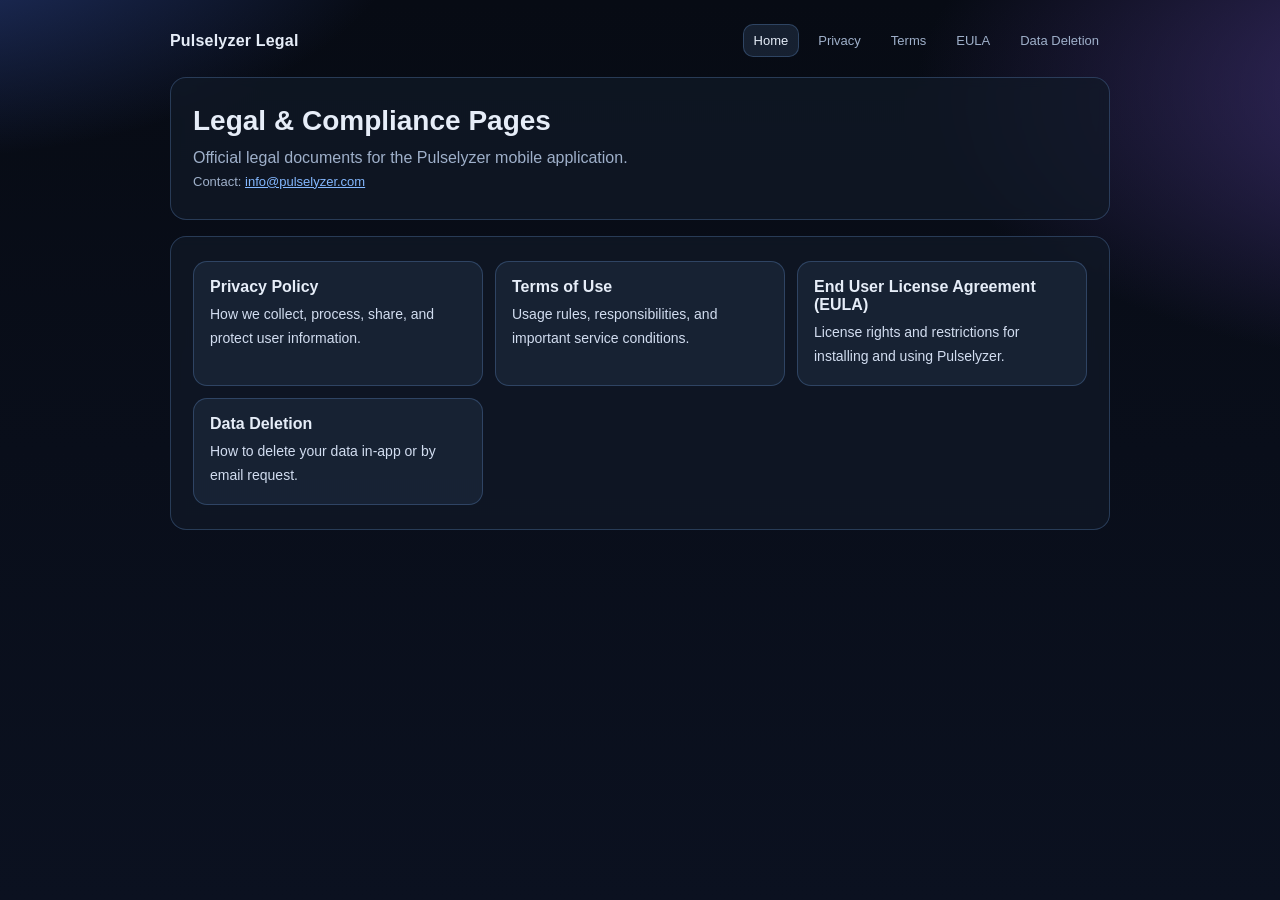
<file: index.html>
<!doctype html>
<html lang="en">
  <head>
    <meta charset="utf-8" />
    <meta name="viewport" content="width=device-width, initial-scale=1" />
    <title>Pulselyzer Legal</title>
    <link rel="stylesheet" href="./styles.css" />
  </head>
  <body>
    <main class="wrap">
      <header class="topbar">
        <div class="brand">Pulselyzer Legal</div>
        <nav class="nav">
          <a class="active" href="./index.html">Home</a>
          <a href="./privacy.html">Privacy</a>
          <a href="./terms.html">Terms</a>
          <a href="./eula.html">EULA</a>
          <a href="./data-deletion.html">Data Deletion</a>
        </nav>
      </header>

      <section class="hero">
        <h1>Legal & Compliance Pages</h1>
        <p>Official legal documents for the Pulselyzer mobile application.</p>
        <p class="meta">Contact: <a href="mailto:info@pulselyzer.com">info@pulselyzer.com</a></p>
      </section>

      <section class="panel">
        <div class="grid">
          <a class="tile" href="./privacy.html">
            <div class="tile-title">Privacy Policy</div>
            <p class="tile-desc">How we collect, process, share, and protect user information.</p>
          </a>
          <a class="tile" href="./terms.html">
            <div class="tile-title">Terms of Use</div>
            <p class="tile-desc">Usage rules, responsibilities, and important service conditions.</p>
          </a>
          <a class="tile" href="./eula.html">
            <div class="tile-title">End User License Agreement (EULA)</div>
            <p class="tile-desc">License rights and restrictions for installing and using Pulselyzer.</p>
          </a>
          <a class="tile" href="./data-deletion.html">
            <div class="tile-title">Data Deletion</div>
            <p class="tile-desc">How to delete your data in-app or by email request.</p>
          </a>
        </div>
      </section>
    </main>
  </body>
</html>
</file>
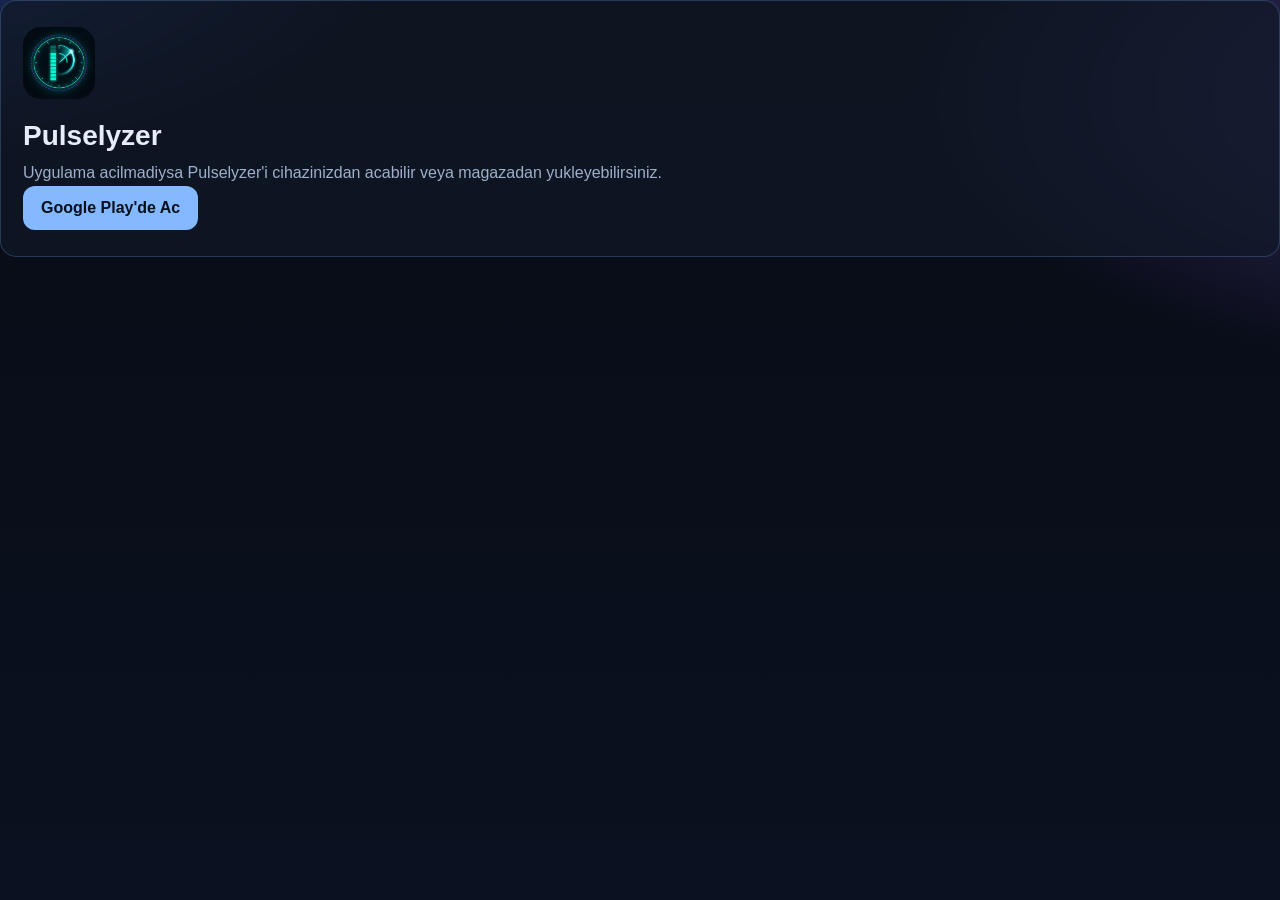
<file: open/index.html>
<!doctype html>
<html lang="tr">
<head>
  <meta charset="utf-8">
  <meta name="viewport" content="width=device-width, initial-scale=1">
  <title>Pulselyzer</title>
  <link rel="stylesheet" href="../styles.css">
  <meta name="robots" content="noindex">
</head>
<body>
  <main class="page">
    <section class="hero">
      <img class="app-icon" src="../app_icon.png" alt="Pulselyzer">
      <h1>Pulselyzer</h1>
      <p>Uygulama acilmadiysa Pulselyzer'i cihazinizdan acabilir veya magazadan yukleyebilirsiniz.</p>
      <p>
        <a class="button" href="https://play.google.com/store/apps/details?id=com.pulselyzer.mobile">Google Play'de Ac</a>
      </p>
    </section>
  </main>
</body>
</html>
</file>
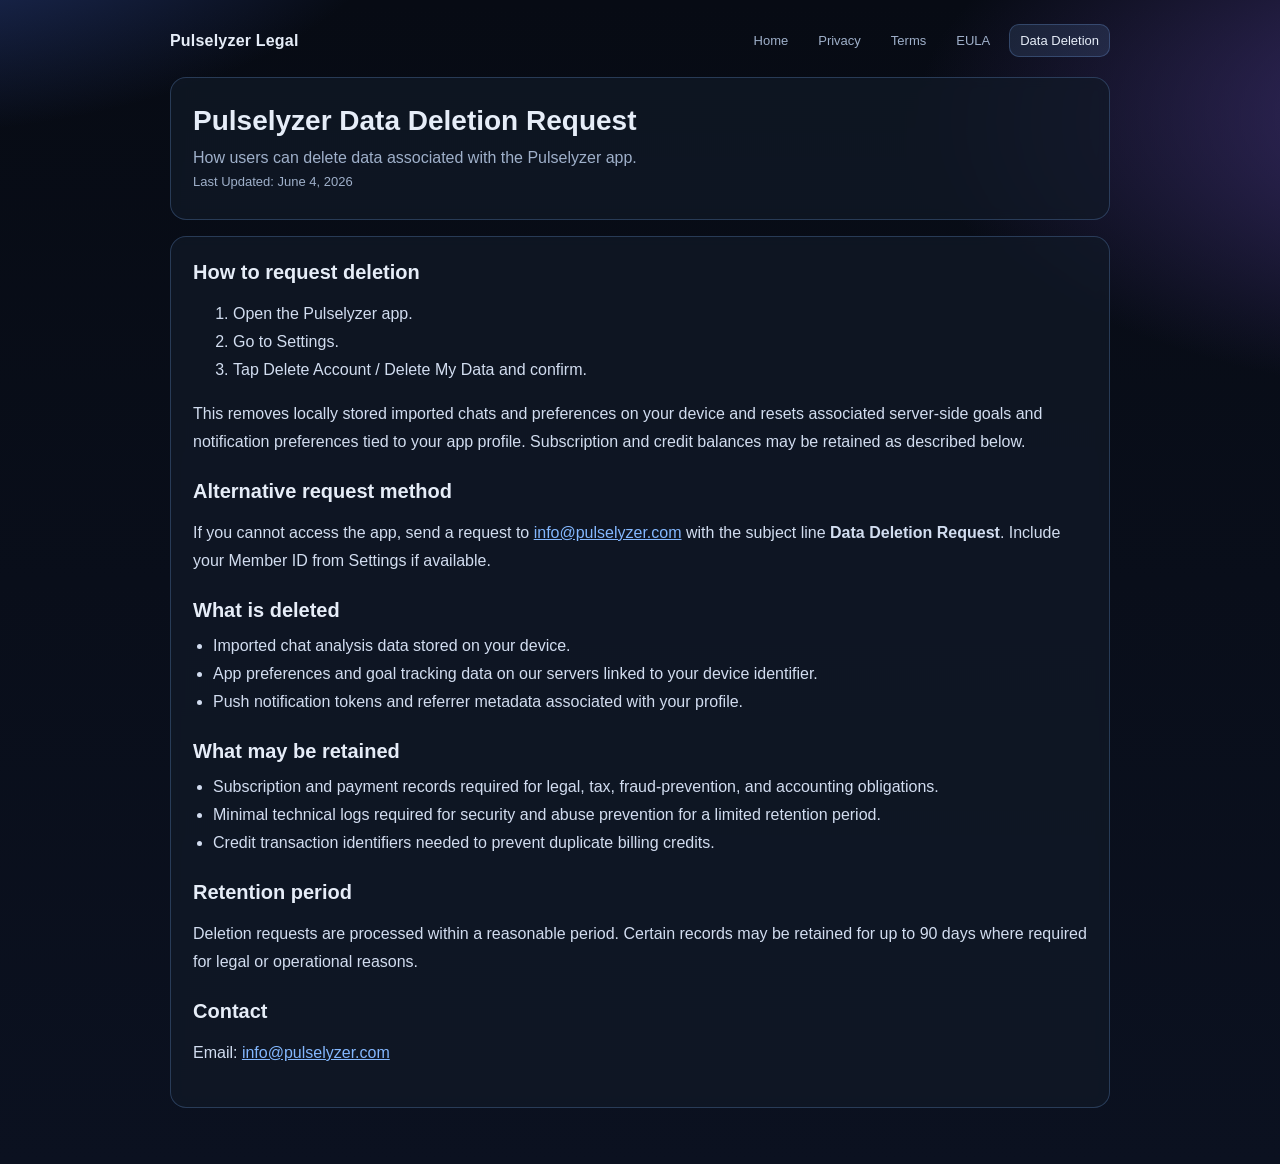
<file: data-deletion.html>
<!doctype html>
<html lang="en">
  <head>
    <meta charset="utf-8" />
    <meta name="viewport" content="width=device-width, initial-scale=1" />
    <title>Pulselyzer Data Deletion Request</title>
    <link rel="stylesheet" href="./styles.css" />
  </head>
  <body>
    <main class="wrap">
      <header class="topbar">
        <div class="brand">Pulselyzer Legal</div>
        <nav class="nav">
          <a href="./index.html">Home</a>
          <a href="./privacy.html">Privacy</a>
          <a href="./terms.html">Terms</a>
          <a href="./eula.html">EULA</a>
          <a class="active" href="./data-deletion.html">Data Deletion</a>
        </nav>
      </header>

      <section class="hero">
        <h1>Pulselyzer Data Deletion Request</h1>
        <p>How users can delete data associated with the Pulselyzer app.</p>
        <p class="meta">Last Updated: June 4, 2026</p>
      </section>

      <section class="panel">
        <h2>How to request deletion</h2>
        <ol>
          <li>Open the Pulselyzer app.</li>
          <li>Go to Settings.</li>
          <li>Tap Delete Account / Delete My Data and confirm.</li>
        </ol>
        <p>
          This removes locally stored imported chats and preferences on your device and resets associated
          server-side goals and notification preferences tied to your app profile. Subscription and credit
          balances may be retained as described below.
        </p>

        <h2>Alternative request method</h2>
        <p>
          If you cannot access the app, send a request to
          <a href="mailto:info@pulselyzer.com">info@pulselyzer.com</a>
          with the subject line <strong>Data Deletion Request</strong>. Include your Member ID from Settings
          if available.
        </p>

        <h2>What is deleted</h2>
        <ul>
          <li>Imported chat analysis data stored on your device.</li>
          <li>App preferences and goal tracking data on our servers linked to your device identifier.</li>
          <li>Push notification tokens and referrer metadata associated with your profile.</li>
        </ul>

        <h2>What may be retained</h2>
        <ul>
          <li>Subscription and payment records required for legal, tax, fraud-prevention, and accounting obligations.</li>
          <li>Minimal technical logs required for security and abuse prevention for a limited retention period.</li>
          <li>Credit transaction identifiers needed to prevent duplicate billing credits.</li>
        </ul>

        <h2>Retention period</h2>
        <p>
          Deletion requests are processed within a reasonable period. Certain records may be retained for up
          to 90 days where required for legal or operational reasons.
        </p>

        <h2>Contact</h2>
        <p>
          Email:
          <a href="mailto:info@pulselyzer.com">info@pulselyzer.com</a>
        </p>
      </section>
    </main>
  </body>
</html>
</file>
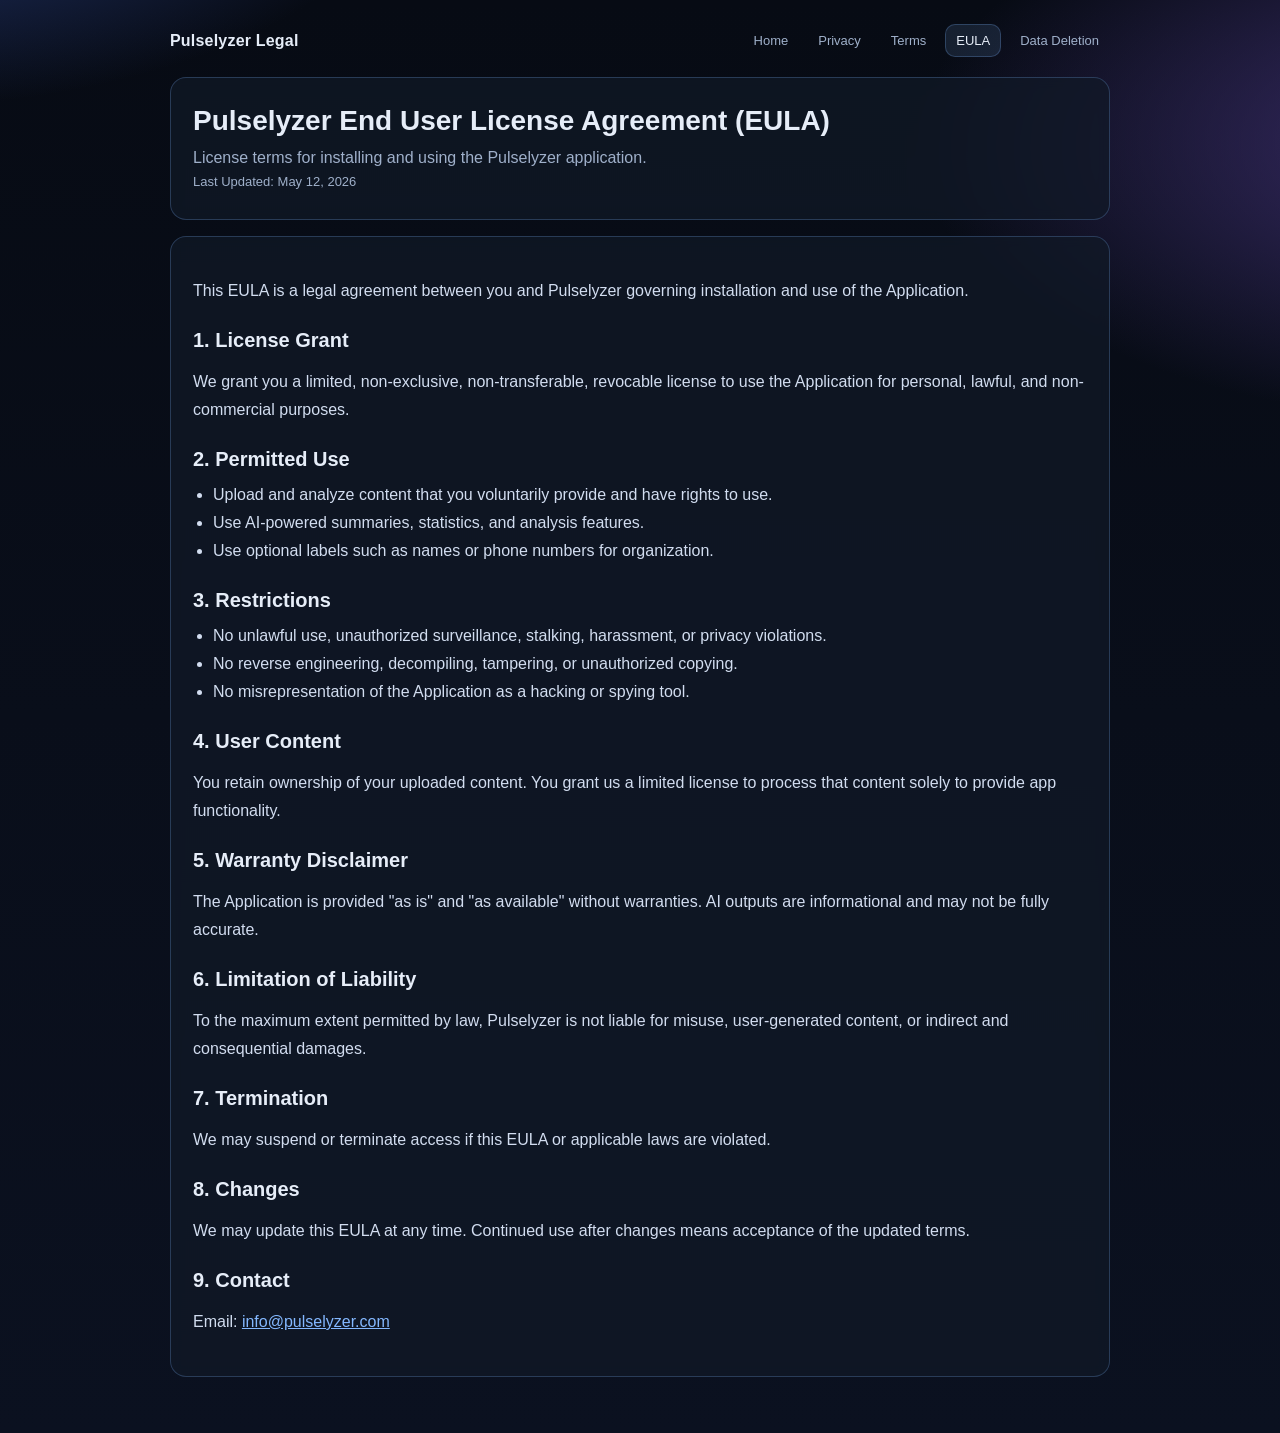
<file: eula.html>
<!doctype html>
<html lang="en">
  <head>
    <meta charset="utf-8" />
    <meta name="viewport" content="width=device-width, initial-scale=1" />
    <title>Pulselyzer End User License Agreement (EULA)</title>
    <link rel="stylesheet" href="./styles.css" />
  </head>
  <body>
    <main class="wrap">
      <header class="topbar">
        <div class="brand">Pulselyzer Legal</div>
        <nav class="nav">
          <a href="./index.html">Home</a>
          <a href="./privacy.html">Privacy</a>
          <a href="./terms.html">Terms</a>
          <a class="active" href="./eula.html">EULA</a>
          <a href="./data-deletion.html">Data Deletion</a>
        </nav>
      </header>

      <section class="hero">
        <h1>Pulselyzer End User License Agreement (EULA)</h1>
        <p>License terms for installing and using the Pulselyzer application.</p>
        <p class="meta">Last Updated: May 12, 2026</p>
      </section>

      <section class="panel">
      <p>
        This EULA is a legal agreement between you and Pulselyzer governing installation and use of the Application.
      </p>

      <h2>1. License Grant</h2>
      <p>
        We grant you a limited, non-exclusive, non-transferable, revocable license to use the Application for personal, lawful, and non-commercial purposes.
      </p>

      <h2>2. Permitted Use</h2>
      <ul>
        <li>Upload and analyze content that you voluntarily provide and have rights to use.</li>
        <li>Use AI-powered summaries, statistics, and analysis features.</li>
        <li>Use optional labels such as names or phone numbers for organization.</li>
      </ul>

      <h2>3. Restrictions</h2>
      <ul>
        <li>No unlawful use, unauthorized surveillance, stalking, harassment, or privacy violations.</li>
        <li>No reverse engineering, decompiling, tampering, or unauthorized copying.</li>
        <li>No misrepresentation of the Application as a hacking or spying tool.</li>
      </ul>

      <h2>4. User Content</h2>
      <p>
        You retain ownership of your uploaded content. You grant us a limited license to process that content solely to provide app functionality.
      </p>

      <h2>5. Warranty Disclaimer</h2>
      <p>
        The Application is provided "as is" and "as available" without warranties. AI outputs are informational and may not be fully accurate.
      </p>

      <h2>6. Limitation of Liability</h2>
      <p>
        To the maximum extent permitted by law, Pulselyzer is not liable for misuse, user-generated content, or indirect and consequential damages.
      </p>

      <h2>7. Termination</h2>
      <p>
        We may suspend or terminate access if this EULA or applicable laws are violated.
      </p>

      <h2>8. Changes</h2>
      <p>
        We may update this EULA at any time. Continued use after changes means acceptance of the updated terms.
      </p>

      <h2>9. Contact</h2>
      <p>
        Email: <a href="mailto:info@pulselyzer.com">info@pulselyzer.com</a>
      </p>
      </section>
    </main>
  </body>
</html>
</file>
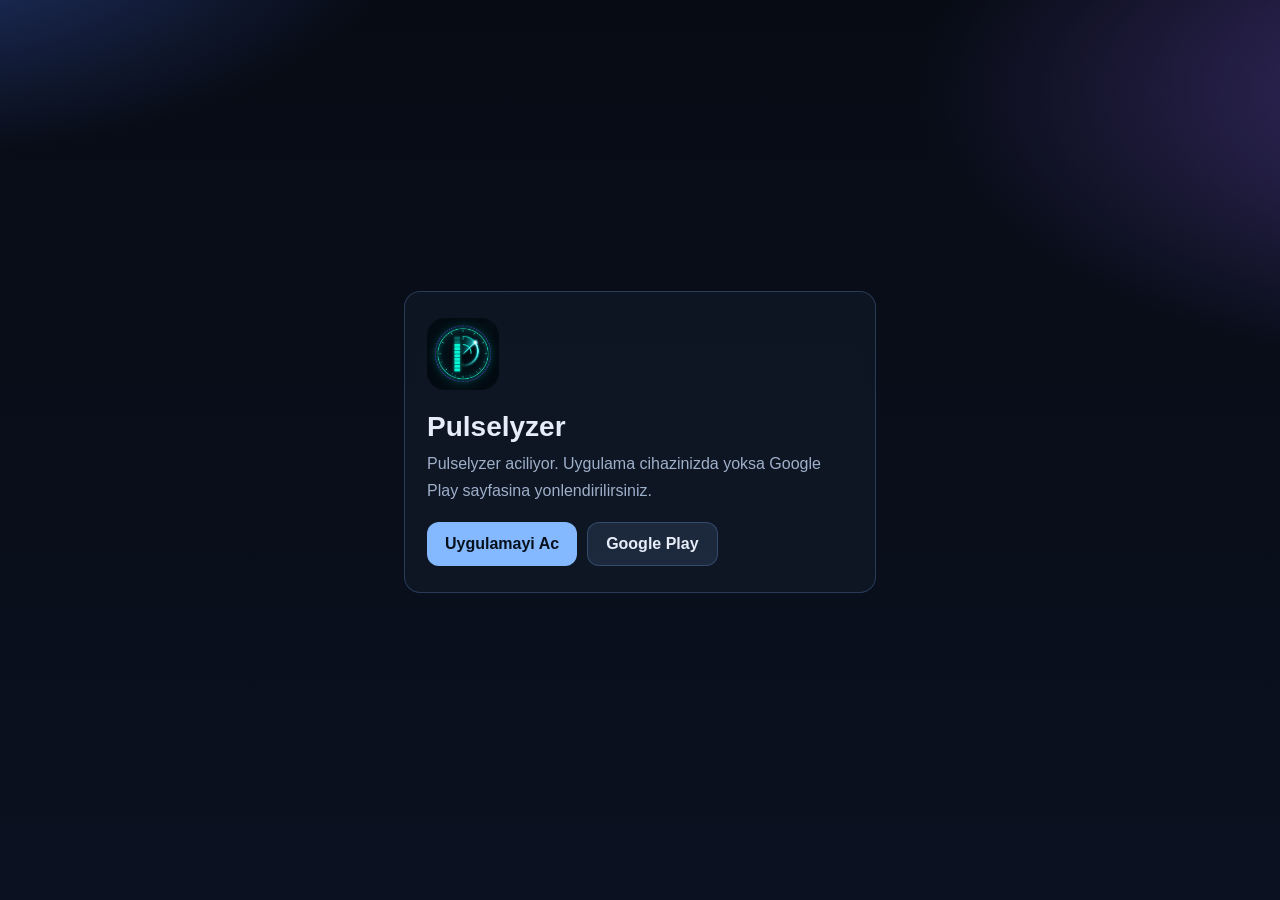
<file: open.html>
<!doctype html>
<html lang="tr">
<head>
  <meta charset="utf-8">
  <meta name="viewport" content="width=device-width, initial-scale=1">
  <title>Pulselyzer</title>
  <link rel="stylesheet" href="styles.css">
  <meta name="robots" content="noindex">
  <style>
    .open-page {
      max-width: 520px;
      min-height: 100vh;
      display: flex;
      align-items: center;
      margin: 0 auto;
      padding: 24px;
    }

    .open-page .hero {
      width: 100%;
    }

    .open-page .app-icon {
      width: 72px;
      height: 72px;
      object-fit: cover;
      border-radius: 18px;
      margin-bottom: 16px;
    }
  </style>
</head>
<body>
  <main class="open-page">
    <section class="hero">
      <img class="app-icon" src="app_icon.png" alt="Pulselyzer">
      <h1>Pulselyzer</h1>
      <p>Pulselyzer aciliyor. Uygulama cihazinizda yoksa Google Play sayfasina yonlendirilirsiniz.</p>
      <p class="actions">
        <a id="open-app" class="button" href="pulselyzer://open">Uygulamayi Ac</a>
        <a class="button secondary" href="https://play.google.com/store/apps/details?id=com.pulselyzer.mobile">Google Play</a>
      </p>
    </section>
  </main>
  <script>
    (function () {
      var query = window.location.search || '';
      var appUrl = 'pulselyzer://open' + query;
      var fallbackUrl = 'https://play.google.com/store/apps/details?id=com.pulselyzer.mobile';
      var intentUrl =
        'intent://open' + query +
        '#Intent;scheme=pulselyzer;package=com.pulselyzer.mobile;' +
        'S.browser_fallback_url=' + encodeURIComponent(fallbackUrl) +
        ';end';
      var openButton = document.getElementById('open-app');
      openButton.href = /Android/i.test(navigator.userAgent) ? intentUrl : appUrl;

      if (/Android/i.test(navigator.userAgent)) {
        window.setTimeout(function () {
          window.location.href = intentUrl;
        }, 250);
      }
    }());
  </script>
</body>
</html>
</file>
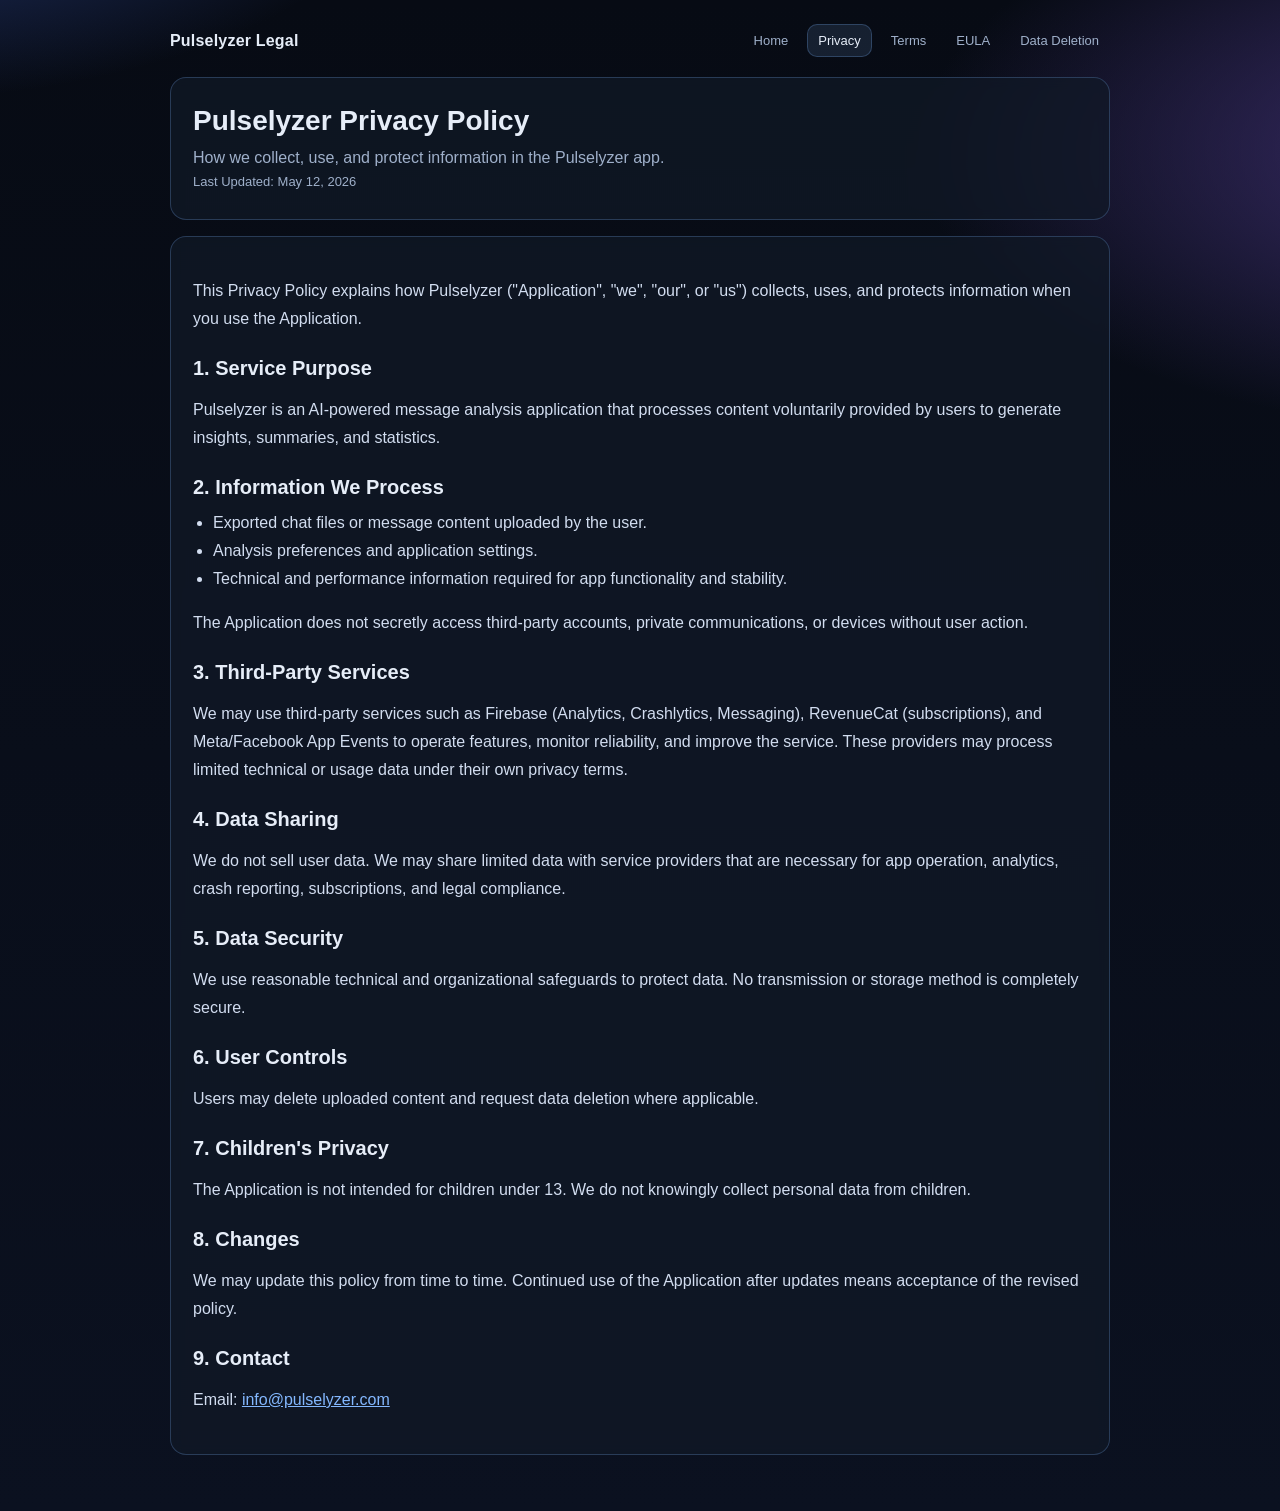
<file: privacy.html>
<!doctype html>
<html lang="en">
  <head>
    <meta charset="utf-8" />
    <meta name="viewport" content="width=device-width, initial-scale=1" />
    <title>Pulselyzer Privacy Policy</title>
    <link rel="stylesheet" href="./styles.css" />
  </head>
  <body>
    <main class="wrap">
      <header class="topbar">
        <div class="brand">Pulselyzer Legal</div>
        <nav class="nav">
          <a href="./index.html">Home</a>
          <a class="active" href="./privacy.html">Privacy</a>
          <a href="./terms.html">Terms</a>
          <a href="./eula.html">EULA</a>
          <a href="./data-deletion.html">Data Deletion</a>
        </nav>
      </header>

      <section class="hero">
        <h1>Pulselyzer Privacy Policy</h1>
        <p>How we collect, use, and protect information in the Pulselyzer app.</p>
        <p class="meta">Last Updated: May 12, 2026</p>
      </section>

      <section class="panel">
      <p>
        This Privacy Policy explains how Pulselyzer ("Application", "we", "our", or "us") collects, uses, and protects
        information when you use the Application.
      </p>

      <h2>1. Service Purpose</h2>
      <p>
        Pulselyzer is an AI-powered message analysis application that processes content voluntarily provided by users to generate
        insights, summaries, and statistics.
      </p>

      <h2>2. Information We Process</h2>
      <ul>
        <li>Exported chat files or message content uploaded by the user.</li>
        <li>Analysis preferences and application settings.</li>
        <li>Technical and performance information required for app functionality and stability.</li>
      </ul>
      <p>
        The Application does not secretly access third-party accounts, private communications, or devices without user action.
      </p>

      <h2>3. Third-Party Services</h2>
      <p>
        We may use third-party services such as Firebase (Analytics, Crashlytics, Messaging), RevenueCat (subscriptions), and
        Meta/Facebook App Events to operate features, monitor reliability, and improve the service. These providers may process
        limited technical or usage data under their own privacy terms.
      </p>

      <h2>4. Data Sharing</h2>
      <p>
        We do not sell user data. We may share limited data with service providers that are necessary for app operation, analytics,
        crash reporting, subscriptions, and legal compliance.
      </p>

      <h2>5. Data Security</h2>
      <p>
        We use reasonable technical and organizational safeguards to protect data. No transmission or storage method is completely
        secure.
      </p>

      <h2>6. User Controls</h2>
      <p>
        Users may delete uploaded content and request data deletion where applicable.
      </p>

      <h2>7. Children's Privacy</h2>
      <p>
        The Application is not intended for children under 13. We do not knowingly collect personal data from children.
      </p>

      <h2>8. Changes</h2>
      <p>
        We may update this policy from time to time. Continued use of the Application after updates means acceptance of the revised policy.
      </p>

      <h2>9. Contact</h2>
      <p>
        Email: <a href="mailto:info@pulselyzer.com">info@pulselyzer.com</a>
      </p>
      </section>
    </main>
  </body>
</html>
</file>
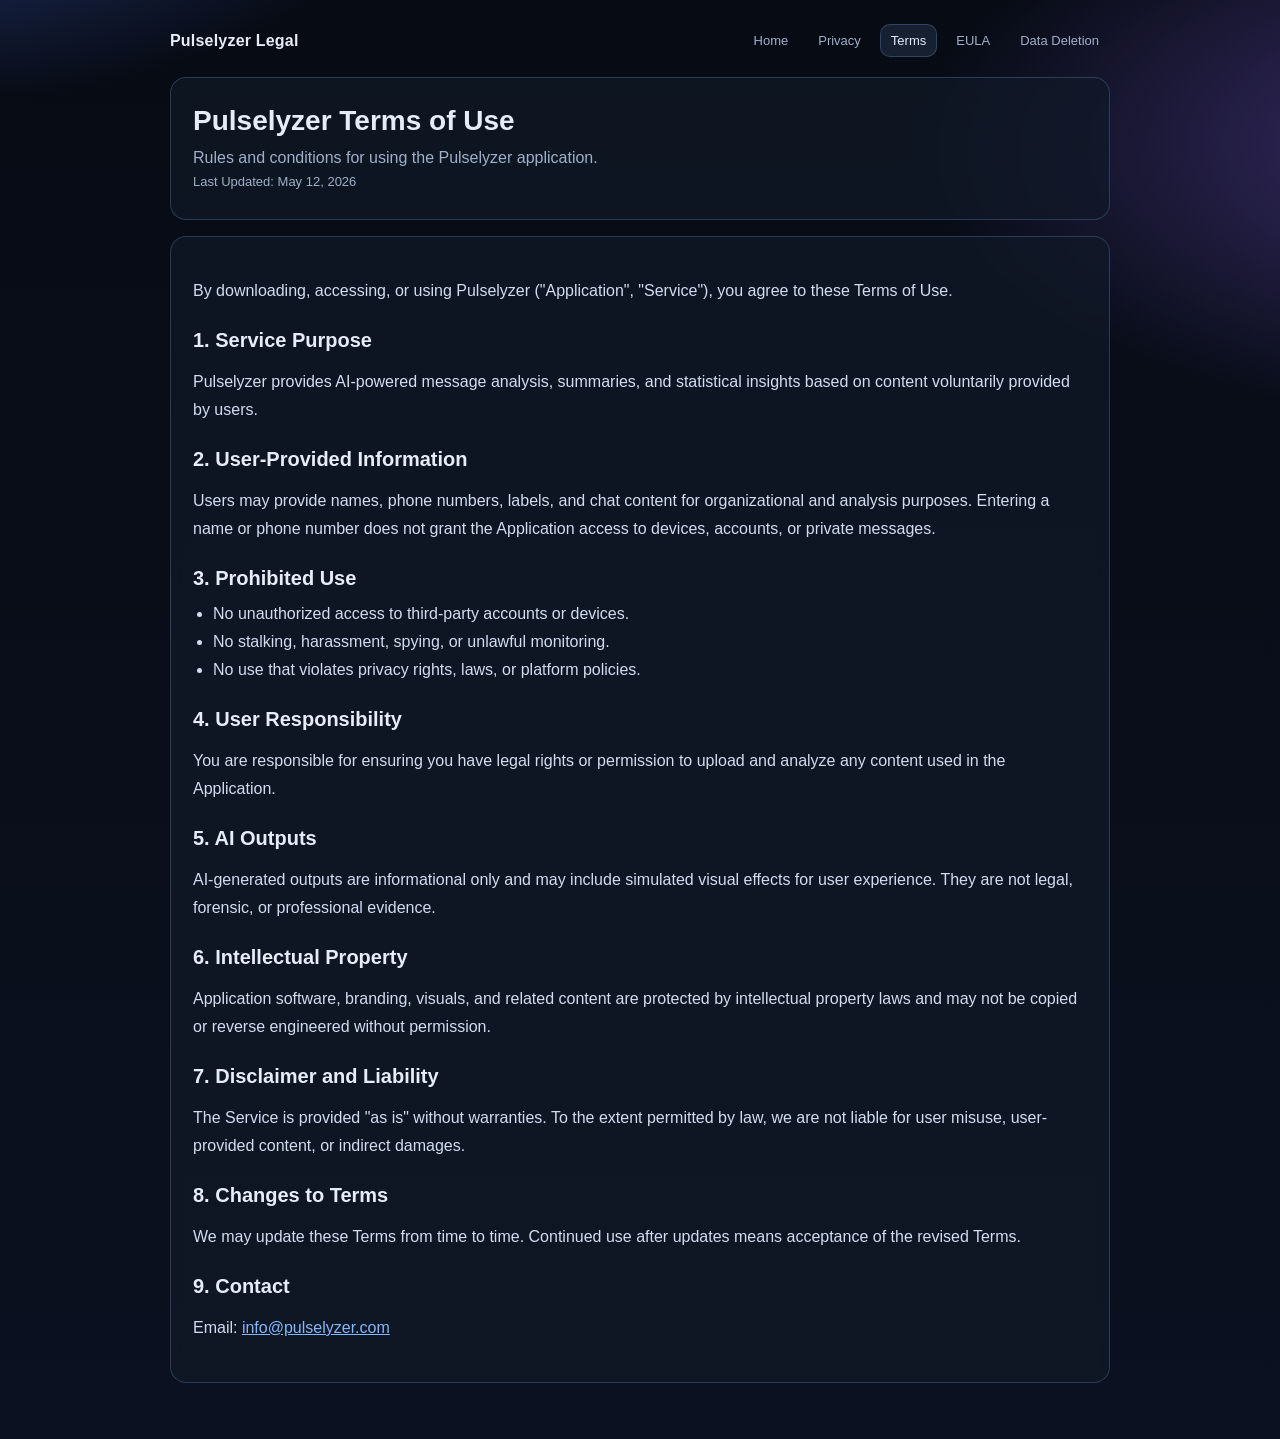
<file: terms.html>
<!doctype html>
<html lang="en">
  <head>
    <meta charset="utf-8" />
    <meta name="viewport" content="width=device-width, initial-scale=1" />
    <title>Pulselyzer Terms of Use</title>
    <link rel="stylesheet" href="./styles.css" />
  </head>
  <body>
    <main class="wrap">
      <header class="topbar">
        <div class="brand">Pulselyzer Legal</div>
        <nav class="nav">
          <a href="./index.html">Home</a>
          <a href="./privacy.html">Privacy</a>
          <a class="active" href="./terms.html">Terms</a>
          <a href="./eula.html">EULA</a>
          <a href="./data-deletion.html">Data Deletion</a>
        </nav>
      </header>

      <section class="hero">
        <h1>Pulselyzer Terms of Use</h1>
        <p>Rules and conditions for using the Pulselyzer application.</p>
        <p class="meta">Last Updated: May 12, 2026</p>
      </section>

      <section class="panel">
      <p>
        By downloading, accessing, or using Pulselyzer ("Application", "Service"), you agree to these Terms of Use.
      </p>

      <h2>1. Service Purpose</h2>
      <p>
        Pulselyzer provides AI-powered message analysis, summaries, and statistical insights based on content voluntarily provided by users.
      </p>

      <h2>2. User-Provided Information</h2>
      <p>
        Users may provide names, phone numbers, labels, and chat content for organizational and analysis purposes.
        Entering a name or phone number does not grant the Application access to devices, accounts, or private messages.
      </p>

      <h2>3. Prohibited Use</h2>
      <ul>
        <li>No unauthorized access to third-party accounts or devices.</li>
        <li>No stalking, harassment, spying, or unlawful monitoring.</li>
        <li>No use that violates privacy rights, laws, or platform policies.</li>
      </ul>

      <h2>4. User Responsibility</h2>
      <p>
        You are responsible for ensuring you have legal rights or permission to upload and analyze any content used in the Application.
      </p>

      <h2>5. AI Outputs</h2>
      <p>
        AI-generated outputs are informational only and may include simulated visual effects for user experience. They are not legal,
        forensic, or professional evidence.
      </p>

      <h2>6. Intellectual Property</h2>
      <p>
        Application software, branding, visuals, and related content are protected by intellectual property laws and may not be copied or reverse engineered without permission.
      </p>

      <h2>7. Disclaimer and Liability</h2>
      <p>
        The Service is provided "as is" without warranties. To the extent permitted by law, we are not liable for user misuse,
        user-provided content, or indirect damages.
      </p>

      <h2>8. Changes to Terms</h2>
      <p>
        We may update these Terms from time to time. Continued use after updates means acceptance of the revised Terms.
      </p>

      <h2>9. Contact</h2>
      <p>
        Email: <a href="mailto:info@pulselyzer.com">info@pulselyzer.com</a>
      </p>
      </section>
    </main>
  </body>
</html>
</file>
<file: styles.css>
:root {
  --bg: #070b14;
  --bg-soft: #0e1628;
  --card: rgba(17, 25, 40, 0.72);
  --border: rgba(125, 180, 255, 0.24);
  --text: #e6edf8;
  --muted: #9fb0ca;
  --accent: #84b8ff;
  --accent-2: #7a8cff;
}

* {
  box-sizing: border-box;
}

body {
  margin: 0;
  font-family: Inter, Segoe UI, Roboto, Arial, Helvetica, sans-serif;
  color: var(--text);
  background:
    radial-gradient(900px 420px at -10% -10%, #263a78 0%, transparent 60%),
    radial-gradient(1000px 460px at 120% 10%, #3e2f70 0%, transparent 62%),
    linear-gradient(180deg, #070b14 0%, #0b1120 100%);
  min-height: 100vh;
}

.wrap {
  max-width: 980px;
  margin: 0 auto;
  padding: 24px 20px 56px;
}

.topbar {
  display: flex;
  align-items: center;
  justify-content: space-between;
  gap: 12px;
  margin-bottom: 20px;
}

.brand {
  font-weight: 700;
  letter-spacing: 0.2px;
}

.nav {
  display: flex;
  flex-wrap: wrap;
  gap: 8px;
}

.nav a {
  text-decoration: none;
  color: var(--muted);
  border: 1px solid transparent;
  padding: 8px 10px;
  border-radius: 10px;
  font-size: 13px;
  transition: 0.2s ease;
}

.nav a:hover,
.nav a.active {
  color: var(--text);
  border-color: var(--border);
  background: rgba(132, 184, 255, 0.12);
}

.hero,
.panel {
  background: var(--card);
  border: 1px solid var(--border);
  border-radius: 16px;
  backdrop-filter: blur(6px);
}

.hero {
  padding: 26px 22px;
  margin-bottom: 16px;
}

.hero h1 {
  margin: 0 0 6px;
  font-size: 28px;
  line-height: 1.2;
}

.hero p {
  margin: 0;
  color: var(--muted);
  line-height: 1.7;
}

.app-icon {
  width: 72px;
  height: 72px;
  border-radius: 18px;
  margin-bottom: 16px;
}

.actions {
  display: flex;
  flex-wrap: wrap;
  gap: 10px;
  margin-top: 18px !important;
}

.button {
  display: inline-flex;
  align-items: center;
  justify-content: center;
  min-height: 44px;
  padding: 0 18px;
  border-radius: 12px;
  color: #07101d;
  background: var(--accent);
  text-decoration: none;
  font-weight: 700;
}

.button.secondary {
  color: var(--text);
  background: rgba(132, 184, 255, 0.12);
  border: 1px solid var(--border);
}

.panel {
  padding: 24px 22px;
}

.panel h2 {
  font-size: 20px;
  margin: 24px 0 8px;
}

.panel h2:first-child {
  margin-top: 0;
}

.panel p,
.panel li {
  color: #d2ddf0;
  line-height: 1.75;
}

.panel ul {
  margin: 10px 0 0;
  padding-left: 20px;
}

.meta {
  margin: 8px 0 0;
  font-size: 13px;
  color: var(--muted);
}

.grid {
  display: grid;
  grid-template-columns: repeat(auto-fit, minmax(220px, 1fr));
  gap: 12px;
}

.tile {
  display: block;
  text-decoration: none;
  color: inherit;
  background: rgba(132, 184, 255, 0.08);
  border: 1px solid var(--border);
  border-radius: 14px;
  padding: 16px;
  transition: 0.2s ease;
}

.tile:hover {
  transform: translateY(-1px);
  background: rgba(132, 184, 255, 0.14);
}

.tile-title {
  font-weight: 600;
  margin-bottom: 6px;
}

.tile-desc {
  margin: 0;
  color: var(--muted);
  line-height: 1.6;
  font-size: 14px;
}

a {
  color: var(--accent);
}

a:hover {
  color: var(--accent-2);
}
</file>
